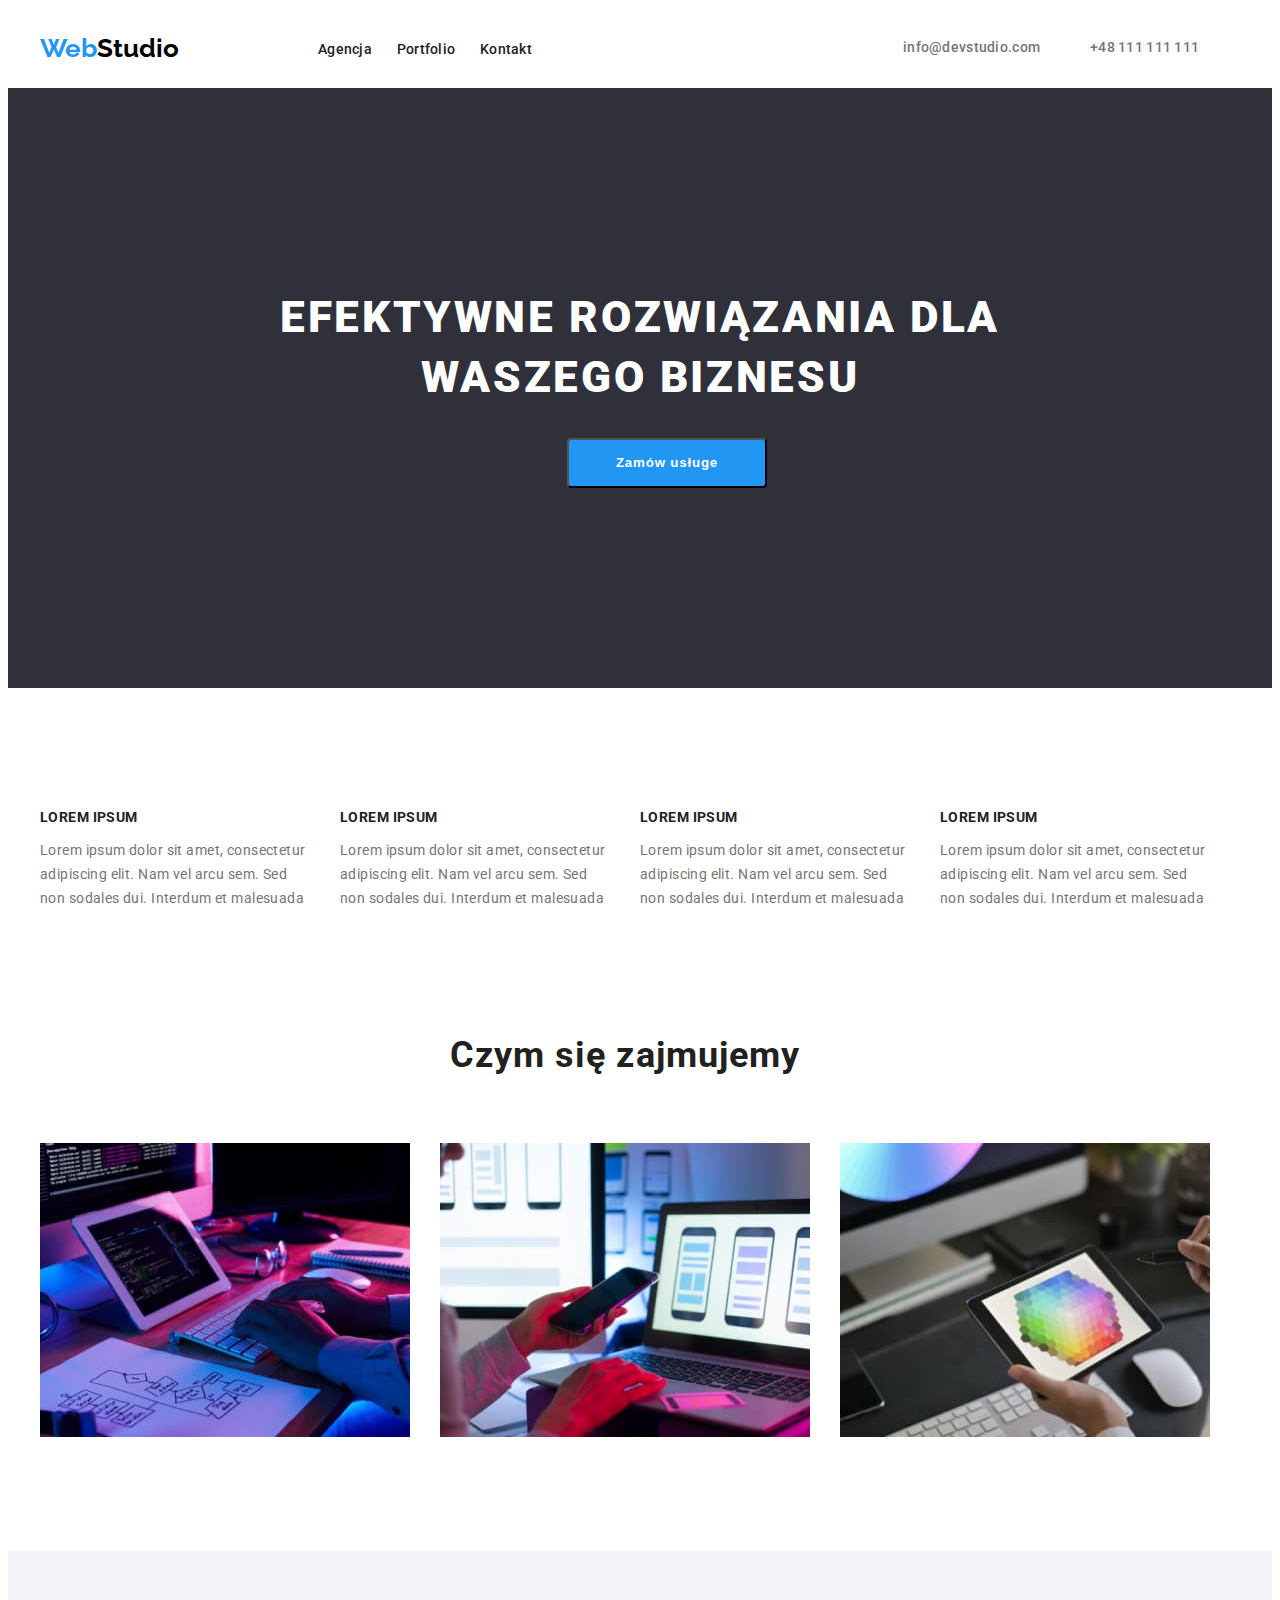
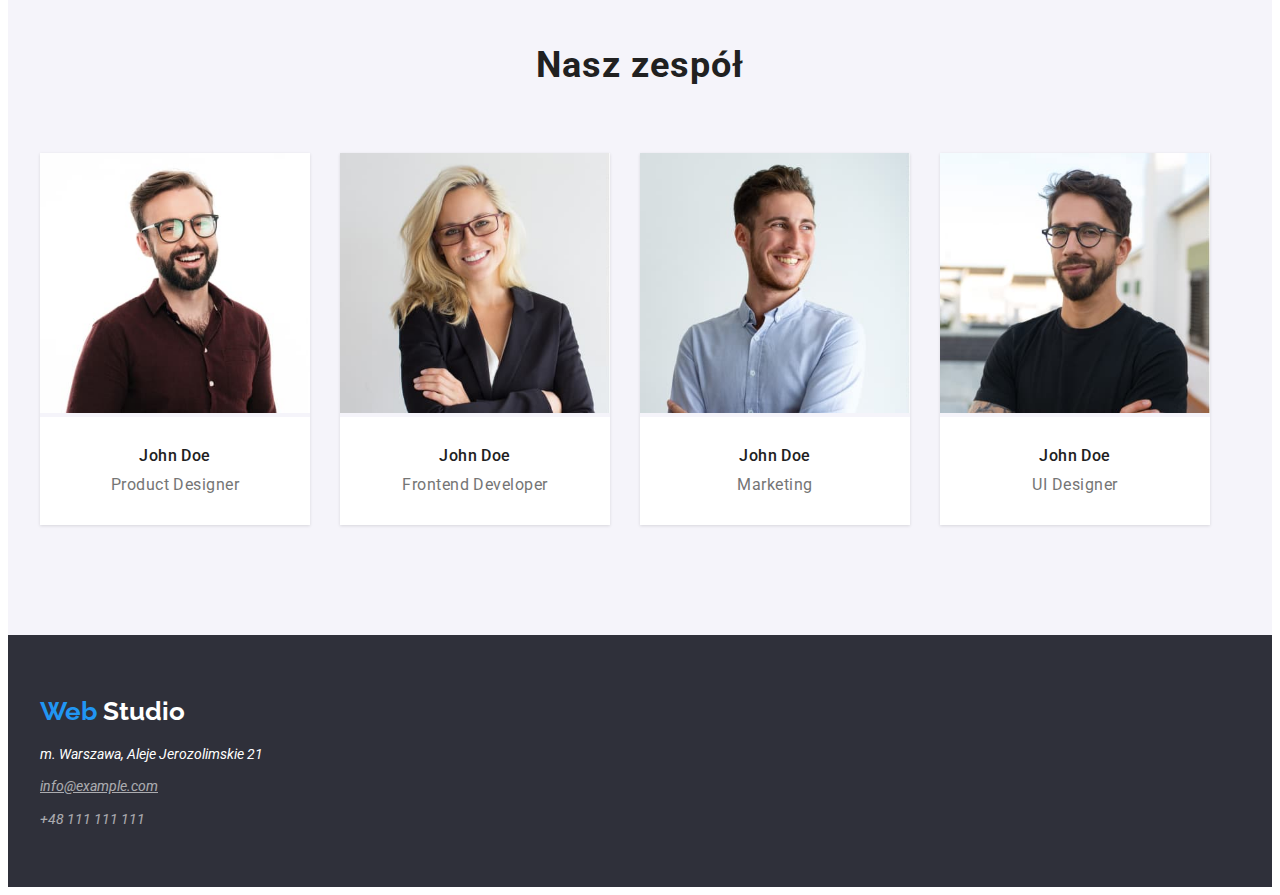
<file: index.html>
<!DOCTYPE html>
<html lang="pl">
  <head>
    <meta charset="UTF-8" />
    <meta http-equiv="X-UA-Compatible" content="IE=edge" />
    <meta name="viewport" content="width=device-width, initial-scale=1.0" />
    <title>Studio</title>
    <link rel="stylesheet" href="https://cdnjs.cloudflare.com/ajax/libs/modern-normalize/1.1.0/modern-normalize.min.css" integrity="sha512-wpPYUAdjBVSE4KJnH1VR1HeZfpl1ub8YT/NKx4PuQ5NmX2tKuGu6U/JRp5y+Y8XG2tV+wKQpNHVUX03MfMFn9Q==" crossorigin="anonymous" referrerpolicy="no-referrer" />
    <link rel="stylesheet" href="./css/styles.css" />
    <link rel="preconnect" href="https://fonts.googleapis.com" />
    <link rel="preconnect" href="https://fonts.gstatic.com" crossorigin />
    <link
      href="https://fonts.googleapis.com/css2?family=Raleway:wght@700&family=Roboto:wght@400;500;700;900&display=swap"
      rel="stylesheet"
    />
  </head>
  <body>
    <header>
    <div class="container">
    <div class="header-box">
      <nav class="nav-box">
        <a class="logo logo-header-box" href="index.html">
          <span class="logo-front">Web</span>Studio
        </a>
        <ul class="nav-list">
          <li><a class="nav-link" href="index.html">Agencja</a></li>
          <li><a class="nav-link" href="portfolio.html">Portfolio</a></li>
          <li><a class="nav-link" href="#">Kontakt</a></li>
        </ul>
      </nav>
      <a class="header-contacts-link header-contacts-link-mail" href="mailto:info@devstudio.com">info@devstudio.com</a>
      <a class="header-contacts-link" href="tel:+48111111111">+48 111 111 111</a>
    </div>
    </div>
    </header>
    <main>
      <section class="section first-section">
        <div class="container">
        <h1 class="main-title">EFEKTYWNE ROZWIĄZANIA DLA WASZEGO BIZNESU</h1>
        <button class="main-button" type="button">Zamów usługe</button>
        </div>
      </section> 
      <section class="section second-section">
        <div class="container">
        <ul class="second-section-list">
          <li>
            <h2 class="second-section-title">LOREM IPSUM</h2>
            <p class="second-section-description">
              Lorem ipsum dolor sit amet, consectetur adipiscing elit. Nam vel arcu sem. Sed non
              sodales dui. Interdum et malesuada
            </p>
          </li>
          <li>
            <h2 class="second-section-title">LOREM IPSUM</h2>
            <p class="second-section-description">
              Lorem ipsum dolor sit amet, consectetur adipiscing elit. Nam vel arcu sem. Sed non
              sodales dui. Interdum et malesuada
            </p>
          </li>
          <li>
            <h2 class="second-section-title">LOREM IPSUM</h2>
            <p class="second-section-description">
              Lorem ipsum dolor sit amet, consectetur adipiscing elit. Nam vel arcu sem. Sed non
              sodales dui. Interdum et malesuada
            </p>
          </li>
          <li>
            <h2 class="second-section-title">LOREM IPSUM</h2>
            <p class="second-section-description">
              Lorem ipsum dolor sit amet, consectetur adipiscing elit. Nam vel arcu sem. Sed non
              sodales dui. Interdum et malesuada
            </p>
          </li>
        </ul>
        </div>
      </section>
      <section class="section">
        <div class="container">
        <div class="third-section-box">
        <h2 class="subtitle">Czym się zajmujemy</h2>
        <ul class="third-section-list">
          <li>
            <img
              src="images/services/programming.jpg"
              alt="człowiek piszący unikalny kod na tablecie."
              width="370"
              height="294"
            />
          </li>
          <li>
            <img
              src="images/services/design.jpg"
              alt="komputer, na którym widać różne projekty."
              width="370"
              height="294"
            />
          </li>
          <li>
            <img
              src="images/services/graphics.jpg"
              alt="tablet z paletą kolorów."
              width="370"
              height="294"
            />
          </li>
        </ul>
      </div>
        </div>
      </section>
      <section class=" section employee-section">
        <div class="container">
        <h2 class="subtitle">Nasz zespół</h2>
        <ul class="employee-list">
          <li class="employee-list-item">
            <img
              src="images/team/person1.jpg"
              alt="John Doe, pracujący jako Product Designer."
              width="270"
              height="260"
            />
            <div class="employee-names">John Doe</div>
            <div class="employee-position">Product Designer</div>
          </li>
          <li class="employee-list-item">
            <img
              src="images/team/person2.jpg"
              alt="John Doe, pracujący jako Frontend Developer."
              width="270"
              height="260"
            />
            <div class="employee-names">John Doe</div>
            <div class="employee-position">Frontend Developer</div>
          </li>
          <li class="employee-list-item">
            <img
              src="images/team/person3.jpg"
              alt="John Doe, pracujący w Marketingu."
              width="270"
              height="260"
            />
            <div class="employee-names">John Doe</div>
            <div class="employee-position">Marketing</div>
          </li>
          <li class="employee-list-item">
            <img
              src="images/team/person4.jpg"
              alt="John Doe, pracujacy jako UI Designer."
              width="270"
              height="260"
            />
            <div class="employee-names">John Doe</div>
            <div class="employee-position">UI Designer</div>
          </li>
        </ul>
        </div>
      </section>
    </main>
    <footer class="footer-style">
      <div class="container">
      <a class="logo footer-logo" href="index.html">
        <span class="logo-front">Web</span>
        <span class="logo-back">Studio</span>
      </a>
      <address class="address-box">
        m. Warszawa, Aleje Jerozolimskie 21
        <a class="footer-contacts-link footer-contacts-link-email" href="mailto:info@example.com">info@example.com</a>
        <a class="footer-contacts-link footer-contacts-link-phone" href="tel:+48111111111">+48 111 111 111</a>
      </address>
      </div>
    </footer>
  </body>
</html>
</file>
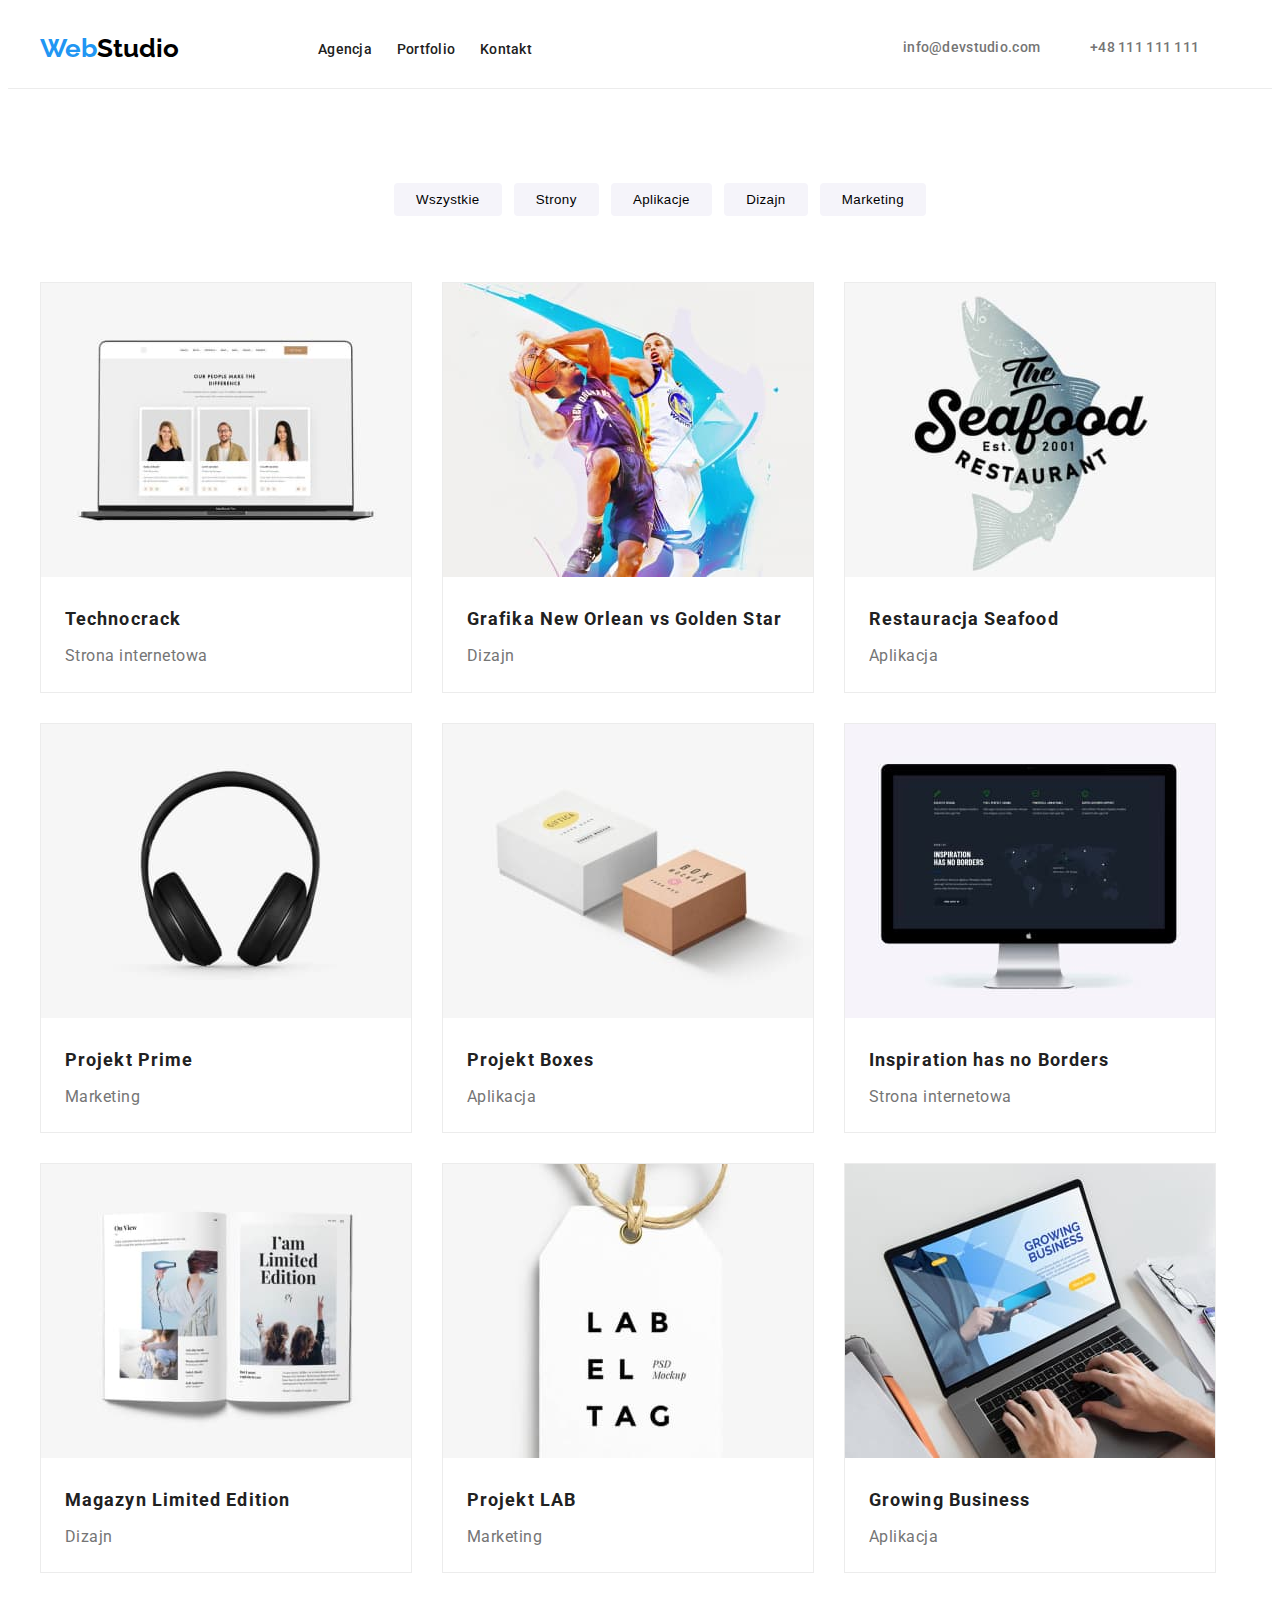
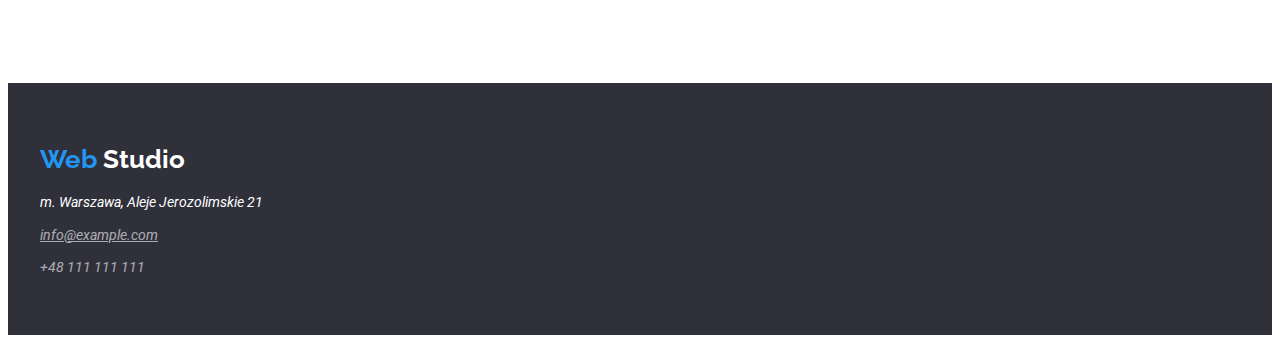
<file: portfolio.html>
<!DOCTYPE html>
<html lang="pl">
  <head>
    <meta charset="UTF-8" />
    <meta http-equiv="X-UA-Compatible" content="IE=edge" />
    <meta name="viewport" content="width=device-width, initial-scale=1.0" />
    <title>Portfolio</title>
    <link rel="stylesheet" href="https://cdnjs.cloudflare.com/ajax/libs/modern-normalize/1.1.0/modern-normalize.min.css" integrity="sha512-wpPYUAdjBVSE4KJnH1VR1HeZfpl1ub8YT/NKx4PuQ5NmX2tKuGu6U/JRp5y+Y8XG2tV+wKQpNHVUX03MfMFn9Q==" crossorigin="anonymous" referrerpolicy="no-referrer" />
    <link rel="stylesheet" href="./css/styles.css" />
    <link rel="preconnect" href="https://fonts.googleapis.com" />
    <link rel="preconnect" href="https://fonts.gstatic.com" crossorigin />
    <link
      href="https://fonts.googleapis.com/css2?family=Raleway:wght@700&family=Roboto:wght@400;500;700;900&display=swap"
      rel="stylesheet"
    />
  </head>
  <body>
    <header class="portfolio-header-style">
      <div class="container">
      <div class="header-box">
        <nav class="nav-box">
          <a class="logo logo-header-box" href="index.html">
            <span class="logo-front">Web</span>Studio
          </a>
          <ul class="nav-list">
            <li><a class="nav-link" href="index.html">Agencja</a></li>
            <li><a class="nav-link" href="portfolio.html">Portfolio</a></li>
            <li><a class="nav-link" href="#">Kontakt</a></li>
          </ul>
        </nav>
        <a class="header-contacts-link header-contacts-link-mail" href="mailto:info@devstudio.com">info@devstudio.com</a>
        <a class="header-contacts-link" href="tel:+48111111111">+48 111 111 111</a>
      </div>
      </div>
      </header>
    <main>
      <section class="section">
        <div class="container">
        <ul class="portfolio-button-list">
          <li><button class="portfolio-button-list-item" type="button">Wszystkie</button></li>
          <li><button class="portfolio-button-list-item" type="button">Strony</button></li>
          <li><button class="portfolio-button-list-item" type="button">Aplikacje</button></li>
          <li><button class="portfolio-button-list-item" type="button">Dizajn</button></li>
          <li><button class="portfolio-button-list-item" type="button">Marketing</button></li>
        </ul>
        <ul class="portfolio-images-list">
          <li class="portfolio-images-list-item">
            <img
              src="images/portfolio/page-technocrack.jpg"
              alt="Strona internetowa przedstawiająca zdjęcia i opisy osób tam pracujących."
              width="370"
              height="294"
            />
            <div class="portfolio-titles">Technocrack</div>
            <div class="portfolio-desctiption">Strona internetowa</div>
          </li>
          <li class="portfolio-images-list-item">
            <img
              src="images/portfolio/basketball.jpg"
              alt="Grafika przedstawiająca dwóch koszykarzy grających w koszykówkę."
              width="370"
              height="294"
            />
            <div class="portfolio-titles">Grafika New Orlean vs Golden Star</div>
            <div class="portfolio-desctiption">Dizajn</div>
          </li>
          <li class="portfolio-images-list-item">
            <img
              src="images/portfolio/seafood-restaurant.jpg"
              alt="Logo restauracji z owocami morza."
              width="370"
              height="294"
            />
            <div class="portfolio-titles">Restauracja Seafood</div>
            <div class="portfolio-desctiption">Aplikacja</div>
          </li>
          <li class="portfolio-images-list-item">
            <img
              src="images/portfolio/project-prime.jpg"
              alt="Czarne słuchawki nauszne."
              width="370"
              height="294"
            />
            <div class="portfolio-titles">Projekt Prime</div>
            <div class="portfolio-desctiption">Marketing</div>
          </li>
          <li class="portfolio-images-list-item">
            <img
              src="images/portfolio/project-boxes.jpg"
              alt="Dwa pudełka leżące obok siebie - większe białe i mniejsze brązowe."
              width="370"
              height="294"
            />
            <div class="portfolio-titles">Projekt Boxes</div>
            <div class="portfolio-desctiption">Aplikacja</div>
          </li>
          <li class="portfolio-images-list-item">
            <img
              src="images/portfolio/page-no-borders.jpg"
              alt="ekran, na którym widać stronę internetową zawierającą białe opisy na czarnym tle."
              width="370"
              height="294"
            />
            <div class="portfolio-titles">Inspiration has no Borders</div>
            <div class="portfolio-desctiption">Strona internetowa</div>
          </li>
          <li class="portfolio-images-list-item">
            <img
              src="images/portfolio/newspapper.jpg"
              alt="Otwarta gazeta zawierającą nagłówek świadczący o tym, że jest to edycja limitowana, oraz zdjęcia wraz z opisami."
              width="370"
              height="294"
            />
            <div class="portfolio-titles">Magazyn Limited Edition</div>
            <div class="portfolio-desctiption">Dizajn</div>
          </li>
          <li class="portfolio-images-list-item">
            <img
              src="images/portfolio/project-lab.jpg"
              alt="Biała etykieta z nazwą projektu Lab El Tag."
              width="370"
              height="294"
            />
            <div class="portfolio-titles">Projekt LAB</div>
            <div class="portfolio-desctiption">Marketing</div>
          </li>
          <li class="portfolio-images-list-item">
            <img
              src="images/portfolio/growing-business.jpg"
              alt="Ekran laptopa, na którym widać stronę aplikacji Growing Businnes."
              width="370"
              height="294"
            />
            <div class="portfolio-titles">Growing Business</div>
            <div class="portfolio-desctiption">Aplikacja</div>
          </li>
        </ul>
        </div>
      </section>
    </main>
    <footer class="footer-style">
      <div class="container">
      <a class="logo footer-logo" href="index.html">
        <span class="logo-front">Web</span>
        <span class="logo-back">Studio</span>
      </a>
      <address class="address-box">
        m. Warszawa, Aleje Jerozolimskie 21
        <a class="footer-contacts-link footer-contacts-link-email" href="mailto:info@example.com">info@example.com</a>
        <a class="footer-contacts-link footer-contacts-link-phone" href="tel:+48111111111">+48 111 111 111</a>
      </address>
      </div>
    </footer>
  </body>
</html>
</file>
<file: css/styles.css>
*,
*::before,
*::after {
  box-sizing: border-box;
}

body {
  font-family: 'Roboto', sans-serif;
  color: #212121;
}

.container {
  max-width: 1200px;
  margin: 0 auto;
}

.main-title {
  color: #ffffff;
  font-size: 2.75rem;
  font-weight: 900;
  line-height: 1.36;
  letter-spacing: 0.06em;
  display: flex;
  text-align: center;
  padding-top: 106px;
  padding-right: 237px;
  padding-left: 237px;
  margin: 0 auto;
}

.logo {
  font-family: 'Raleway', sans-serif;
  font-style: normal;
  font-weight: 700;
  font-size: 1.63rem;
  line-height: 1.19;
  text-decoration: none;
  color: #000000;
}

.logo-front {
  color: #2196f3;
}

.nav-link {
  color: #212121;
  text-decoration: none;
  font-weight: 500;
  font-size: 0.88rem;
  line-height: 1.14;
  letter-spacing: 0.02em;
}

.header-contacts-link {
  color: #757575;
  text-decoration: none;
  font-weight: 500;
  font-size: 0.88rem;
  line-height: 1.14px;
  letter-spacing: 0.02em;
}

.main-button {
  font-weight: 700;
  line-height: 1.88;
  text-align: center;
  letter-spacing: 0.06em;
  color: #ffffff;
  background-color: #2196f3;
  display: flex;
  width: 200px;
  height: 50px;
  justify-content: center;
  align-items: center;
  margin: 30px 527px 106px 527px;
  border-radius: 4px;
}

.first-section {
  background-color: #2f303a;
  display: flex;
}

.second-section-title {
  font-weight: 700;
  font-size: 0.88rem;
  line-height: 1.14;
  letter-spacing: 0.03em;
}

.second-section-description {
  font-size: 0.88rem;
  line-height: 1.7;
  letter-spacing: 0.03em;
  color: #757575;
}

.subtitle {
  font-weight: 700;
  font-size: 2.25rem;
  line-height: 1.16;
  text-align: center;
  letter-spacing: 0.03em;
  padding-bottom:50px;
  margin: 0 auto;
}

.portfolio-button-list-item {
  font-weight: 500;
  line-height: 1.6;
  text-align: center;
  letter-spacing: 0.03em;
  background-color: #f5f4fa;
  padding: 6px 22px;
  border: 0;
  border-radius: 4px;
}

.portfolio-button-list-item:hover,
.portfolio-button-list-item:focus {
  color: #ffffff;
  background-color: #2196f3;
  cursor: pointer;
  box-shadow: 0px 3px 1px #0000001a, 0px 1px 2px #00000014, 0px 2px 2px #0000001f;
}

.portfolio-titles {
  font-weight: 700;
  font-size: 1.13rem;
  line-height: 2;
  letter-spacing: 0.06em;
  padding: 20px 24px 4px 24px;
}

.portfolio-desctiption {
  line-height: 1.88;
  letter-spacing: 0.03em;
  color: #757575;
  padding: 0px 24px 20px 24px;
}

.employee-names {
  font-weight: 500;
  line-height: 1.18;
  text-align: center;
  letter-spacing: 0.03em;
  background-color: #ffffff;
  padding-top: 30px;
  padding-bottom: 10px;
}

.employee-position {
  line-height: 1.18;
  text-align: center;
  letter-spacing: 0.03em;
  color: #757575;
  background-color: #ffffff;
  padding-bottom: 30px;
}

.footer-style {
  background-color: #2f303a;
  color: #ffffff;
  font-size: 0.88rem;
  padding-top: 60px;
  padding-bottom: 60px;
}

.footer-contacts-link {
  color: #ffffff;
  opacity:0.6;
  text-decoration: none;
}

.footer-contacts-link-email {
  text-decoration: underline;
}

.logo-back {
  color: #ffffff;
}

.nav-link:hover,
.nav-link:focus,
.header-contacts-link:hover,
.header-contacts-link:focus,
.footer-contacts-link:hover,
.footer-contacts-link:focus {
  color: #2196f3;
}

.nav-list,
.second-section-list,
.third-section-list,
.employee-list,
.portfolio-button-list,
.portfolio-images-list {
  list-style-type: none;
}

.section {
  padding-top: 94px;
  padding-bottom: 94px;
}

.header-box {
display: flex;
height: 80px;
align-items: center;
}

.nav-box {
display: flex;
align-items: center;
}

.nav-list {
  display: flex;
  align-items: center;
  justify-content: space-between;
  width: 254px;
  height: 16px;
  margin-right: 371px
}

.logo-header-box {
width: 145px;
display: flex;
justify-content: flex-start;
margin-right: 93px;
}

.header-contacts-link-mail {
  margin-right: 50px;
}

.second-section-list {
  display: flex;
  width: 1170px;
  padding-left: 0px;
  gap: 30px;
}

.third-section-box {
  width: 1170px;
}

.third-section-list {
  display: flex;
  justify-content: space-between;
  padding-left: 0px;
  padding-bottom: 0px;
}

.employee-section {
  background-color: #F5F4FA;
}

.employee-list {
  display: flex;
  width: 1170px;
  justify-content: space-between;
  padding-left: 0px;
}

.employee-list-item {
box-shadow: 0px 2px 1px 0px #00000033;
box-shadow: 0px 1px 1px 0px #00000024;
box-shadow: 0px 1px 3px 0px #0000001F;
}

.address-box {
  width: 246px;
  height: 81px;
  display: flex;
  flex-direction: column;
  justify-content: space-between;
  margin-top: 20px;
}

.second-section {
  padding-bottom: 0px;
}

.portfolio-button-list {
  display: flex;
  width: 572px;
  align-items: flex-start;
  justify-content: space-between;
  gap:8px;
  margin: 0 auto;
  padding-bottom: 50px;
}

.portfolio-images-list {
  display: flex;
  flex-wrap: wrap;
  gap: 30px;
  padding-left: 0px;
}

.portfolio-images-list-item {
  border: 1px solid #ECECEC;
}

.portfolio-header-style {
  border-bottom: 1px solid #ECECEC;
}
</file>
